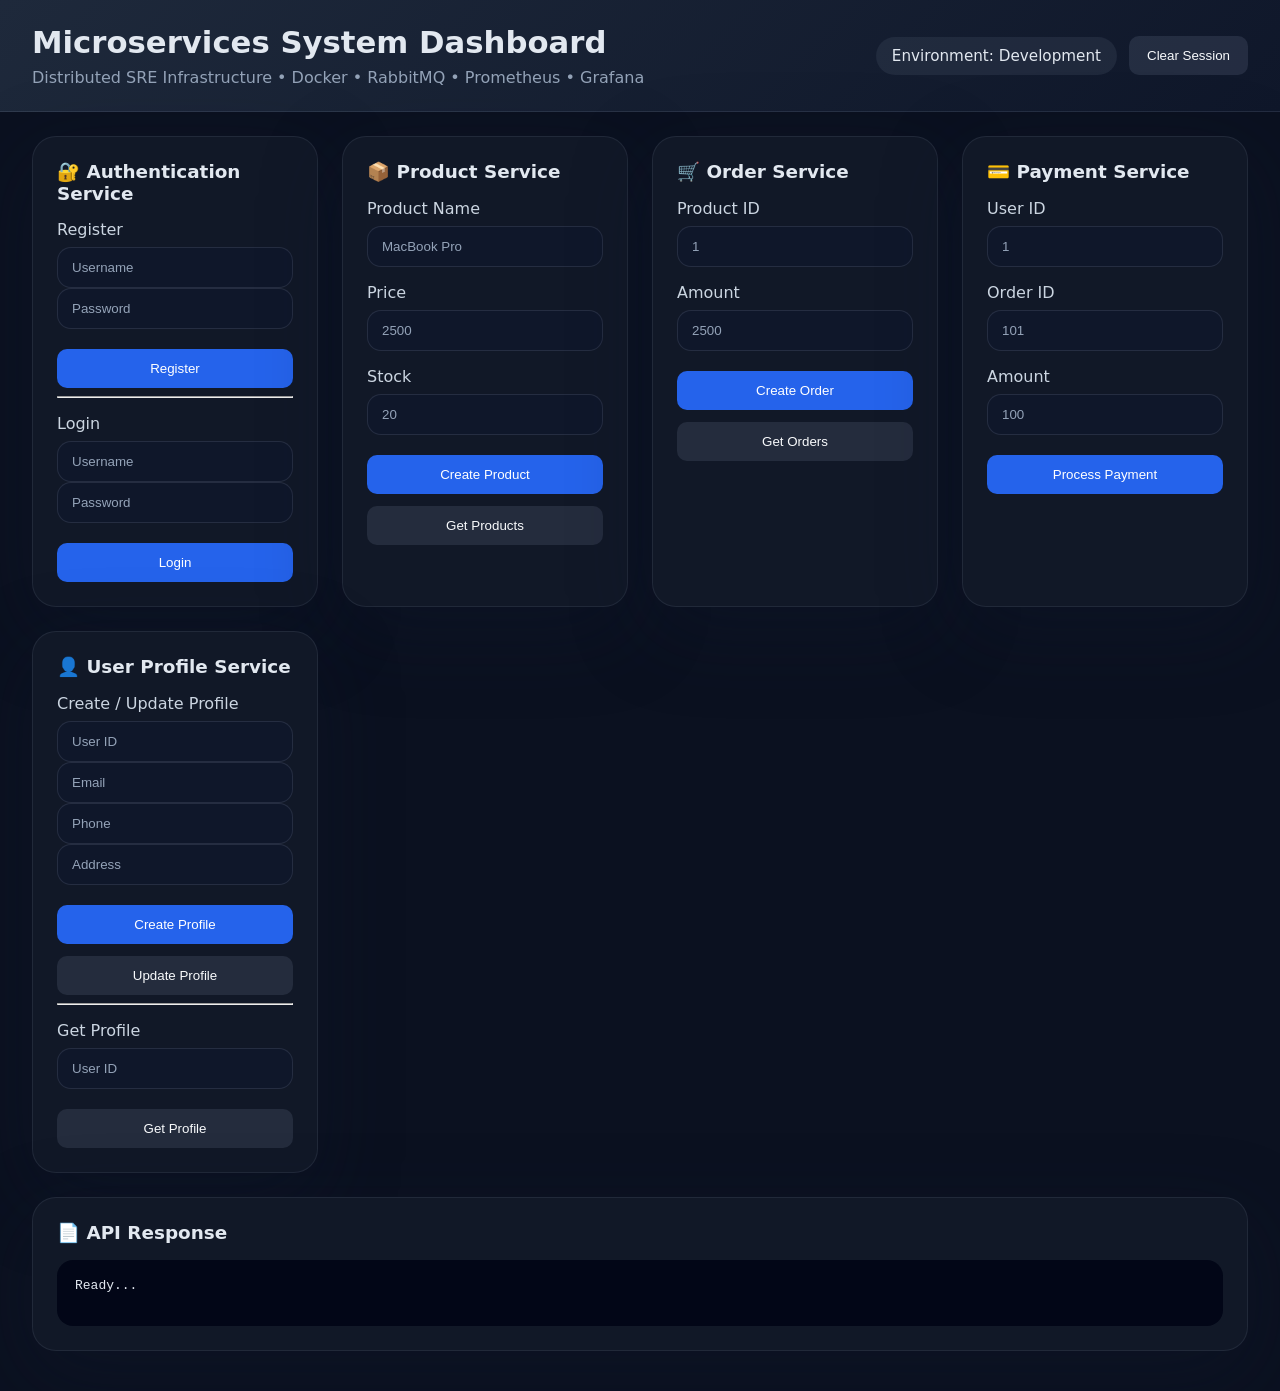
<file: frontend/html/index.html>
<!doctype html>
<html lang="en">
  <head>
    <meta charset="UTF-8" />
    <title>Microservices Dashboard</title>
    <link rel="stylesheet" href="styles.css" />
  </head>

  <body>

  <header>
    <div class="header-left">
      <h1>Microservices System Dashboard</h1>
      <p>
        Distributed SRE Infrastructure • Docker • RabbitMQ • Prometheus • Grafana
      </p>
    </div>

    <div class="header-status">
      <div class="status-pill">
        Environment: Development
      </div>

      <button class="secondary" onclick="localStorage.clear()">
        Clear Session
      </button>
    </div>
  </header>

  <main>

    <div class="grid">

      <!-- AUTH -->
      <section class="card">
        <h2>🔐 Authentication Service</h2>

        <label>Register</label>

        <input id="reg_user" placeholder="Username" />

        <input
          id="reg_pass"
          type="password"
          placeholder="Password"
        />

        <div class="button-row">
          <button onclick="register()">
            Register
          </button>
        </div>

        <hr />

        <label>Login</label>

        <input id="log_user" placeholder="Username" />

        <input
          id="log_pass"
          type="password"
          placeholder="Password"
        />

        <div class="button-row">
          <button onclick="login()">
            Login
          </button>
        </div>
      </section>

      <!-- PRODUCTS -->
      <section class="card">
        <h2>📦 Product Service</h2>

        <label>Product Name</label>

        <input id="p_name" placeholder="MacBook Pro" />

        <label>Price</label>

        <input id="p_price" placeholder="2500" />

        <label>Stock</label>

        <input id="p_stock" placeholder="20" />

        <div class="button-row">
          <button onclick="createProduct()">
            Create Product
          </button>

          <button
            class="secondary"
            onclick="getProducts()"
          >
            Get Products
          </button>
        </div>
      </section>

      <!-- ORDERS -->
      <section class="card">
        <h2>🛒 Order Service</h2>

        <label>Product ID</label>

        <input
          id="product_id"
          placeholder="1"
        />

        <label>Amount</label>

        <input
          id="amount"
          placeholder="2500"
        />

        <div class="button-row">
          <button onclick="createOrder()">
            Create Order
          </button>

          <button
            class="secondary"
            onclick="getOrders()"
          >
            Get Orders
          </button>
        </div>
      </section>

<!-- PAYMENTS -->
<section class="card">

  <h2>💳 Payment Service</h2>

  <label>User ID</label>

  <input
    id="payment_user_id"
    placeholder="1"
  />

  <label>Order ID</label>

  <input
    id="payment_order_id"
    placeholder="101"
  />

  <label>Amount</label>

  <input
    id="payment_amount"
    placeholder="100"
  />

  <div class="button-row">

    <button onclick="createPayment()">
      Process Payment
    </button>

  </div>

</section>

      <!-- PROFILE -->
      <section class="card">
        <h2>👤 User Profile Service</h2>

        <label>Create / Update Profile</label>

        <input
          id="profile_user_id"
          placeholder="User ID"
        />

        <input
          id="profile_email"
          placeholder="Email"
        />

        <input
          id="profile_phone"
          placeholder="Phone"
        />

        <input
          id="profile_address"
          placeholder="Address"
        />

        <div class="button-row">
          <button onclick="createProfile()">
            Create Profile
          </button>

          <button
            class="secondary"
            onclick="updateProfile()"
          >
            Update Profile
          </button>
        </div>

        <hr />

        <label>Get Profile</label>

        <input
          id="profile_get_user_id"
          placeholder="User ID"
        />

        <div class="button-row">
          <button
            class="secondary"
            onclick="getProfile()"
          >
            Get Profile
          </button>
        </div>
      </section>

      <!-- NOTIFICATIONS -->
      <!-- <section class="card">
        <h2>📨 Notification Service</h2>

        <label>User ID</label>

        <input
          id="notification_user_id"
          placeholder="1"
        />

        <div class="button-row">
          <button onclick="getNotifications()">
            Get Notifications
          </button>
        </div>
      </section> -->

      <!-- OUTPUT -->
      <section class="card full-width">
        <h2>📄 API Response</h2>

        <pre id="output">
Ready...
        </pre>
      </section>

    </div>

  </main>

  <script src="app.js"></script>

</body>

 
</html>
</file>
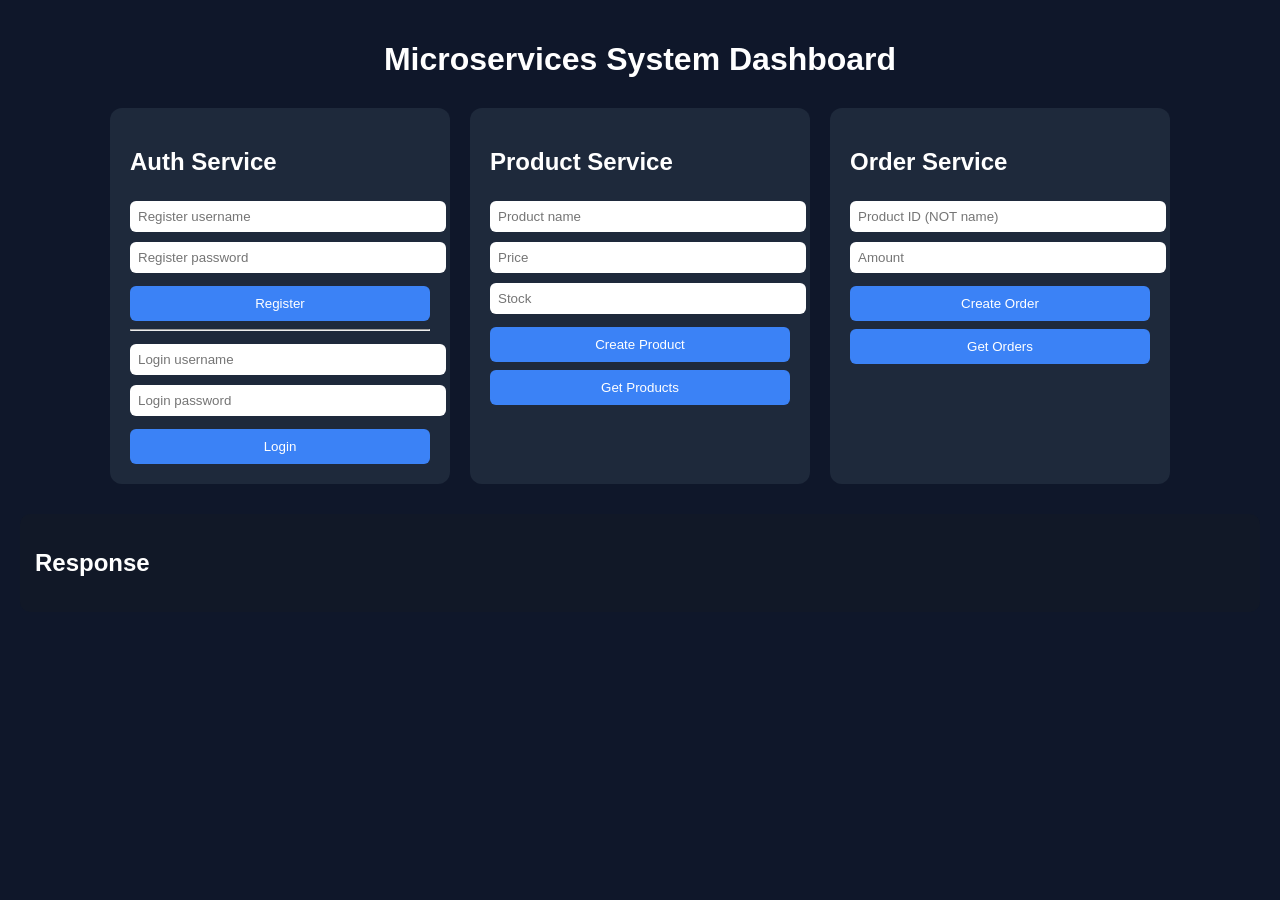
<file: terraform/frontend/html/index.html>
<!doctype html>
<html lang="en">
  <head>
    <meta charset="UTF-8" />
    <title>Microservices Dashboard</title>
    <link rel="stylesheet" href="styles.css" />
  </head>

  <body>
    <h1>Microservices System Dashboard</h1>

    <div class="container">
      <!-- AUTH -->
      <div class="card">
        <h2>Auth Service</h2>

        <input id="reg_user" placeholder="Register username" />
        <input id="reg_pass" type="password" placeholder="Register password" />
        <button onclick="register()">Register</button>

        <hr />

        <input id="log_user" placeholder="Login username" />
        <input id="log_pass" type="password" placeholder="Login password" />
        <button onclick="login()">Login</button>
      </div>

      <!-- PRODUCTS -->
      <div class="card">
        <h2>Product Service</h2>

        <input id="p_name" placeholder="Product name" />
        <input id="p_price" placeholder="Price" />
        <input id="p_stock" placeholder="Stock" />

        <button onclick="createProduct()">Create Product</button>
        <button onclick="getProducts()">Get Products</button>
      </div>

      <!-- ORDERS -->
      <!-- ORDERS -->
      <div class="card">
        <h2>Order Service</h2>

        <input id="product_id" placeholder="Product ID (NOT name)" />
        <input id="amount" placeholder="Amount" />

        <button onclick="createOrder()">Create Order</button>
        <button onclick="getOrders()">Get Orders</button>
      </div>
    </div>

    <!-- OUTPUT -->
    <div class="output">
      <h2>Response</h2>
      <pre id="output"></pre>
    </div>

    <script src="app.js"></script>
  </body>
</html>
</file>
<file: frontend/html/styles.css>
﻿* {
    box-sizing: border-box;
}

body {
    font-family: Inter, system-ui, -apple-system, BlinkMacSystemFont, "Segoe UI", sans-serif;
    background: #0b1120;
    color: #e2e8f0;
    margin: 0;
    min-height: 100vh;
}

header {
    display: flex;
    justify-content: space-between;
    align-items: center;
    flex-wrap: wrap;
    gap: 20px;
    padding: 24px 32px;
    background: linear-gradient(135deg, #1e293b, #0f172a);
    border-bottom: 1px solid rgba(148, 163, 184, 0.15);
}

.header-left h1 {
    margin: 0;
    font-size: clamp(1.8rem, 2.4vw, 2.6rem);
}

.header-left p {
    margin: 8px 0 0;
    color: #94a3b8;
}

.header-status {
    display: flex;
    align-items: center;
    gap: 12px;
}

.status-pill {
    background: rgba(71, 85, 105, 0.25);
    padding: 10px 16px;
    border-radius: 999px;
    font-size: 0.95rem;
}

button {
    background: #2563eb;
    color: white;
    border: none;
    border-radius: 10px;
    padding: 12px 18px;
    cursor: pointer;
    transition: background 0.24s ease;
}

button:hover {
    background: #1d4ed8;
}

button.secondary {
    background: rgba(148, 163, 184, 0.15);
    color: #f8fafc;
}

main {
    padding: 24px 32px 40px;
}

.grid {
    display: grid;
    gap: 24px;
    grid-template-columns: repeat(auto-fit, minmax(280px, 1fr));
}

.card {
    background: #111827;
    border: 1px solid rgba(148, 163, 184, 0.12);
    border-radius: 24px;
    padding: 24px;
    box-shadow: 0 24px 80px rgba(15, 23, 42, 0.35);
}

.full-width {
    grid-column: 1 / -1;
}

.card h2 {
    margin-top: 0;
    margin-bottom: 16px;
    font-size: 1.15rem;
}

label {
    display: block;
    margin-top: 16px;
    margin-bottom: 8px;
    color: #cbd5e1;
}

input,
select {
    width: 100%;
    padding: 12px 14px;
    border-radius: 14px;
    border: 1px solid rgba(148, 163, 184, 0.16);
    background: #0f172a;
    color: #e2e8f0;
}

input::placeholder {
    color: #94a3b8;
}

.button-row {
    display: grid;
    gap: 12px;
    margin-top: 20px;
}

.list-section {
    margin-top: 20px;
}

.list-section h3 {
    margin-bottom: 12px;
    font-size: 0.95rem;
    color: #cbd5e1;
}

ul {
    list-style: none;
    padding: 0;
    margin: 0;
    max-height: 180px;
    overflow-y: auto;
    border: 1px solid rgba(148, 163, 184, 0.14);
    border-radius: 14px;
    background: #0f172a;
}

li {
    padding: 12px 14px;
    border-bottom: 1px solid rgba(148, 163, 184, 0.1);
}

li:last-child {
    border-bottom: none;
}

.output {
    margin-top: 32px;
    padding: 24px;
    border-radius: 24px;
    background: #0f172a;
    border: 1px solid rgba(148, 163, 184, 0.16);
}

.output h2 {
    margin-top: 0;
    margin-bottom: 16px;
}

pre {
    background: #020617;
    color: #e2e8f0;
    margin: 0;
    padding: 18px;
    border-radius: 16px;
    overflow-x: auto;
}

@media (max-width: 768px) {
    header,
    main {
        padding-left: 16px;
        padding-right: 16px;
    }
}
</file>
<file: terraform/frontend/html/styles.css>
body {
    font-family: Arial, sans-serif;
    background: #0f172a;
    color: white;
    margin: 0;
    padding: 20px;
}

h1 {
    text-align: center;
    margin-bottom: 30px;
}

.container {
    display: flex;
    gap: 20px;
    justify-content: center;
}

.card {
    background: #1e293b;
    padding: 20px;
    border-radius: 12px;
    width: 300px;
}

input {
    width: 100%;
    margin: 5px 0;
    padding: 8px;
    border-radius: 6px;
    border: none;
}

button {
    width: 100%;
    margin-top: 8px;
    padding: 10px;
    background: #3b82f6;
    border: none;
    color: white;
    border-radius: 6px;
    cursor: pointer;
}

button:hover {
    background: #2563eb;
}

.output {
    margin-top: 30px;
    background: #111827;
    padding: 15px;
    border-radius: 10px;
}
</file>
